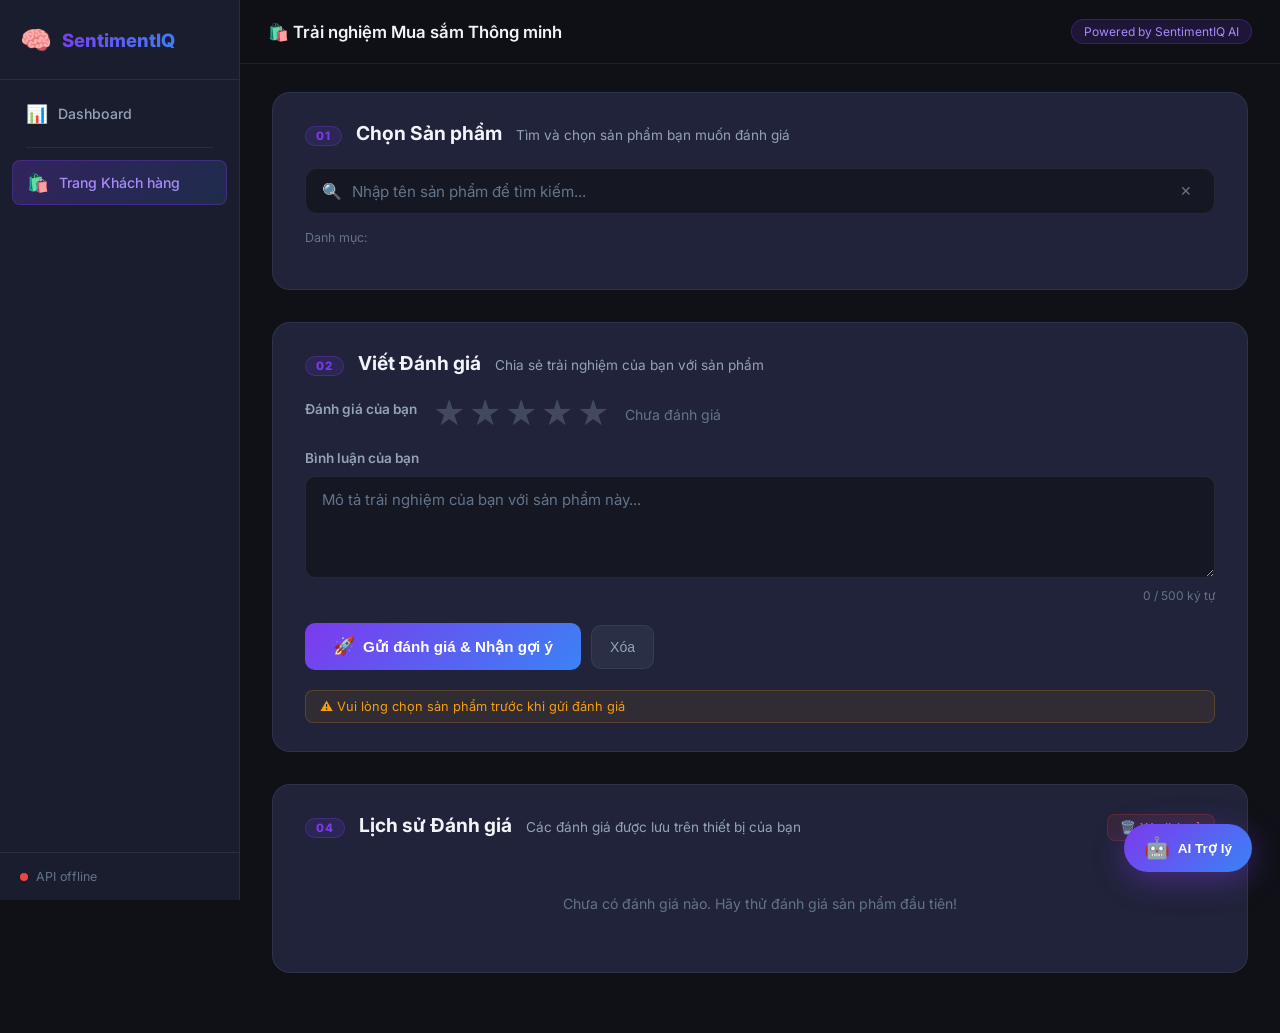
<file: web/client.html>
<!DOCTYPE html>
<html lang="vi">
<head>
  <meta charset="UTF-8"/>
  <meta name="viewport" content="width=device-width, initial-scale=1.0"/>
  <meta name="description" content="SentimentIQ — Trang mua sắm thông minh: đánh giá sản phẩm, nhận gợi ý phù hợp"/>
  <title>SentimentIQ — Trải nghiệm Khách hàng</title>
  <link rel="preconnect" href="https://fonts.googleapis.com"/>
  <link href="https://fonts.googleapis.com/css2?family=Inter:wght@300;400;500;600;700;800&display=swap" rel="stylesheet"/>
  <link rel="stylesheet" href="css/style.css"/>
  <link rel="stylesheet" href="css/client.css"/>
</head>
<body>

<!-- ─── SIDEBAR (giống Dashboard) ─── -->
<aside class="sidebar" id="sidebar">
  <div class="sidebar-logo">
    <span class="logo-icon">🧠</span>
    <span class="logo-text">SentimentIQ</span>
  </div>
  <nav class="sidebar-nav">
    <a class="nav-item" href="index.html" id="nav-dashboard">
      <span class="nav-icon">📊</span><span>Dashboard</span>
    </a>
    <div class="nav-divider"></div>
    <a class="nav-item active" href="client.html" id="nav-client">
      <span class="nav-icon">🛍️</span><span>Trang Khách hàng</span>
    </a>
  </nav>
  <div class="sidebar-footer">
    <span class="api-status" id="api-status">
      <span class="status-dot" id="status-dot"></span>
      <span id="status-text">Đang kết nối...</span>
    </span>
  </div>
</aside>

<!-- ─── MAIN ─── -->
<main class="main-content">
  <header class="topbar">
    <button class="menu-btn" id="menu-btn" aria-label="Toggle menu">☰</button>
    <div class="topbar-title">🛍️ Trải nghiệm Mua sắm Thông minh</div>
    <div class="topbar-badge">Powered by SentimentIQ AI</div>
  </header>

  <div class="client-wrapper">

    <!-- ══ SECTION 1: Chọn sản phẩm ══ -->
    <section class="client-section" id="section-product" style="position: relative; z-index: 10;">
      <div class="section-label">
        <span class="section-num">01</span>
        <h2>Chọn Sản phẩm</h2>
        <p>Tìm và chọn sản phẩm bạn muốn đánh giá</p>
      </div>

      <div class="product-search-wrap" style="position: relative; z-index: 100;">
        <div class="product-search-box">
          <span class="search-icon-sm">🔍</span>
          <input type="text" id="product-search-input" class="product-search-input"
            placeholder="Nhập tên sản phẩm để tìm kiếm..." autocomplete="off"/>
          <span class="search-clear hidden" id="search-clear" onclick="clearProductSearch()">✕</span>
        </div>
        <div class="product-dropdown hidden" id="product-dropdown"></div>
      </div>

      <!-- Danh mục nhanh -->
      <div class="category-chips" id="category-chips">
        <span class="chips-label">Danh mục:</span>
        <!-- Sinh động bởi JS -->
      </div>

      <!-- Sản phẩm đã chọn -->
      <div class="selected-product-card hidden" id="selected-product-card">
        <div class="selected-badge">✅ Đã chọn</div>
        <div class="selected-body">
          <div class="selected-emoji" id="sel-emoji">📦</div>
          <div class="selected-info">
            <div class="selected-name" id="sel-name">—</div>
            <div class="selected-meta">
              <span class="selected-cat" id="sel-cat">—</span>
              <span class="selected-price" id="sel-price">—</span>
            </div>
          </div>
          <button class="btn-change" onclick="clearProductSelection()">Đổi sản phẩm</button>
        </div>
      </div>
    </section>

    <!-- ══ SECTION 2: Đánh giá ══ -->
    <section class="client-section" id="section-review" style="position: relative; z-index: 9;">
      <div class="section-label">
        <span class="section-num">02</span>
        <h2>Viết Đánh giá</h2>
        <p>Chia sẻ trải nghiệm của bạn với sản phẩm</p>
      </div>

      <div class="review-form-card" id="review-form-card">
        <!-- Star Rating -->
        <div class="star-section">
          <label class="form-label">Đánh giá của bạn</label>
          <div class="star-rating" id="star-rating" role="group" aria-label="Rating">
            <span class="star" data-val="1" onclick="setRating(1)" onmouseover="hoverRating(1)" onmouseout="resetHover()">★</span>
            <span class="star" data-val="2" onclick="setRating(2)" onmouseover="hoverRating(2)" onmouseout="resetHover()">★</span>
            <span class="star" data-val="3" onclick="setRating(3)" onmouseover="hoverRating(3)" onmouseout="resetHover()">★</span>
            <span class="star" data-val="4" onclick="setRating(4)" onmouseover="hoverRating(4)" onmouseout="resetHover()">★</span>
            <span class="star" data-val="5" onclick="setRating(5)" onmouseover="hoverRating(5)" onmouseout="resetHover()">★</span>
          </div>
          <span class="rating-text" id="rating-text">Chưa đánh giá</span>
        </div>

        <!-- Comment -->
        <div class="comment-section">
          <label class="form-label" for="review-comment">Bình luận của bạn</label>
          <textarea id="review-comment" class="review-textarea" rows="4"
            placeholder="Mô tả trải nghiệm của bạn với sản phẩm này..."></textarea>
          <div class="char-count"><span id="char-count">0</span> / 500 ký tự</div>
        </div>

        <!-- Submit -->
        <div class="form-actions">
          <button class="btn-submit" id="btn-submit-review" onclick="submitReview()">
            <span class="btn-icon">🚀</span> Gửi đánh giá & Nhận gợi ý
          </button>
          <button class="btn-clear-form" onclick="clearReviewForm()">Xóa</button>
        </div>

        <div class="review-hint" id="review-hint">
          ⚠️ Vui lòng chọn sản phẩm trước khi gửi đánh giá
        </div>
      </div>
    </section>

    <!-- ══ SECTION 3: Kết quả phân tích ══ -->
    <section class="client-section hidden" id="section-results" style="position: relative; z-index: 8;">
      <div class="section-label">
        <span class="section-num">03</span>
        <h2>Kết quả Phân tích</h2>
        <p>AI đã phân tích đánh giá của bạn</p>
      </div>

      <div class="results-grid">
        <!-- Sentiment Card -->
        <div class="result-card-new" id="rc-sentiment">
          <div class="rc-icon" id="rc-sentiment-icon">💬</div>
          <div class="rc-title">Cảm xúc bình luận</div>
          <div class="rc-value" id="rc-sentiment-val">—</div>
          <div class="rc-bars" id="rc-sentiment-bars"></div>
        </div>

        <!-- Rating Card -->
        <div class="result-card-new" id="rc-rating">
          <div class="rc-icon">⭐</div>
          <div class="rc-title">Phân tích Rating</div>
          <div class="rc-stars" id="rc-stars">☆☆☆☆☆</div>
          <div class="rc-value" id="rc-rating-val">—</div>
        </div>

        <!-- Overall Card -->
        <div class="result-card-new" id="rc-overall">
          <div class="rc-icon" id="rc-overall-icon">🎯</div>
          <div class="rc-title">Kết luận tổng hợp</div>
          <div class="rc-value" id="rc-overall-val">—</div>
          <div class="rc-sub" id="rc-cluster-val">—</div>
        </div>
      </div>

      <!-- Recommendations -->
      <div class="rec-section" id="rec-section">
        <h3 class="rec-title" id="rec-title">🎯 Gợi ý sản phẩm cho bạn</h3>
        <div class="rec-grid" id="rec-grid"></div>
      </div>
    </section>

    <!-- ══ SECTION 4: Lịch sử đánh giá (localStorage) ══ -->
    <section class="client-section" id="section-history" style="position: relative; z-index: 7;">
      <div class="section-label">
        <span class="section-num">04</span>
        <h2>Lịch sử Đánh giá</h2>
        <p>Các đánh giá được lưu trên thiết bị của bạn</p>
        <button class="btn-clear-history" onclick="clearHistory()">🗑️ Xóa lịch sử</button>
      </div>
      <div class="history-list" id="history-list">
        <div class="history-empty">Chưa có đánh giá nào. Hãy thử đánh giá sản phẩm đầu tiên!</div>
      </div>
    </section>

  </div><!-- end client-wrapper -->
</main>

<!-- ═══ CHATBOT FLOATING ═══ -->
<button class="chatbot-fab" id="chatbot-fab" onclick="toggleChatbot()" aria-label="Mở chatbot">
  <span class="fab-icon" id="fab-icon">🤖</span>
  <span class="fab-label">AI Trợ lý</span>
  <span class="fab-badge hidden" id="fab-badge">1</span>
</button>

<div class="chatbot-panel hidden" id="chatbot-panel">
  <div class="chatbot-header">
    <div class="chatbot-header-info">
      <span class="chatbot-avatar">🤖</span>
      <div>
        <div class="chatbot-name">AI Trợ lý Mua sắm</div>
        <div class="chatbot-subtitle" id="chatbot-subtitle">Powered by SentimentIQ</div>
      </div>
    </div>
    <button class="chatbot-close" onclick="toggleChatbot()" aria-label="Đóng">✕</button>
  </div>

  <div class="chatbot-messages" id="chatbot-messages">
    <div class="chat-bubble bot">
      Xin chào! 👋 Tôi là <strong>SentimentIQ Bot</strong>.<br/>
      Tôi có thể giúp bạn:<br/>
      🔍 Tìm kiếm sản phẩm<br/>
      💬 Phân tích đánh giá<br/>
      🎯 Gợi ý sản phẩm phù hợp
    </div>
  </div>

  <div class="chatbot-suggestions" id="chat-suggestions">
    <button class="chat-chip" onclick="quickChat('tìm áo thun nam cotton')">áo thun nam</button>
    <button class="chat-chip" onclick="quickChat('điện thoại pin trâu')">điện thoại</button>
    <button class="chat-chip" onclick="quickChat('kem dưỡng da mặt')">kem dưỡng da</button>
  </div>

  <div class="chatbot-input-wrap">
    <input type="text" id="chatbot-input" class="chatbot-input"
      placeholder="Nhập tin nhắn..."
      onkeydown="if(event.key==='Enter') sendChatMessage()"/>
    <button class="chatbot-send" onclick="sendChatMessage()" aria-label="Gửi">➤</button>
  </div>
</div>

<!-- Loading overlay -->
<div class="loading-overlay hidden" id="loading-overlay">
  <div class="spinner"></div>
</div>

<script src="js/shared.js"></script>
<script src="js/client.js"></script>
</body>
</html>
</file>
<file: web/css/style.css>
/* ═══════════════════════════════════════════════
   SentimentIQ Dashboard — style.css
   Dark mode, Glassmorphism, Modern UI
═══════════════════════════════════════════════ */

/* ── Variables ── */
:root {
  --bg-base:       #0f1117;
  --bg-surface:    #1a1d2e;
  --bg-elevated:   #242740;
  --bg-card:       rgba(36, 39, 64, 0.85);

  --accent-purple: #7c3aed;
  --accent-blue:   #3b82f6;
  --accent-green:  #10b981;
  --accent-red:    #ef4444;
  --accent-amber:  #f59e0b;
  --accent-pink:   #ec4899;

  --text-primary:   #f1f5f9;
  --text-secondary: #94a3b8;
  --text-muted:     #64748b;

  --border:  rgba(148, 163, 184, 0.12);
  --shadow:  0 8px 32px rgba(0,0,0,0.4);
  --radius:  14px;
  --radius-sm: 8px;

  --sidebar-w: 240px;
  --topbar-h:  64px;
  --transition: 0.22s ease;
}

/* ── Reset ── */
*, *::before, *::after { box-sizing: border-box; margin: 0; padding: 0; }
html { scroll-behavior: smooth; }
body {
  font-family: 'Inter', sans-serif;
  background: var(--bg-base);
  color: var(--text-primary);
  display: flex;
  min-height: 100vh;
  overflow-x: hidden;
}

/* ══════════════════════════════════════
   SIDEBAR
══════════════════════════════════════ */
.sidebar {
  width: var(--sidebar-w);
  min-height: 100vh;
  background: var(--bg-surface);
  border-right: 1px solid var(--border);
  display: flex;
  flex-direction: column;
  position: fixed;
  left: 0; top: 0;
  z-index: 100;
  transition: transform var(--transition);
}

.sidebar-logo {
  padding: 24px 20px;
  display: flex;
  align-items: center;
  gap: 10px;
  border-bottom: 1px solid var(--border);
}
.logo-icon { font-size: 1.6rem; }
.logo-text {
  font-size: 1.15rem;
  font-weight: 800;
  background: linear-gradient(135deg, var(--accent-purple), var(--accent-blue));
  -webkit-background-clip: text;
  -webkit-text-fill-color: transparent;
  background-clip: text;
}

.sidebar-nav {
  flex: 1;
  padding: 12px 12px;
  display: flex;
  flex-direction: column;
  gap: 4px;
}

.nav-item {
  width: 100%;
  display: flex;
  align-items: center;
  gap: 10px;
  padding: 11px 14px;
  border: none;
  border-radius: var(--radius-sm);
  background: transparent;
  color: var(--text-secondary);
  font-size: 0.88rem;
  font-weight: 500;
  cursor: pointer;
  transition: all var(--transition);
  text-align: left;
}
.nav-item:hover {
  background: rgba(124,58,237,0.12);
  color: var(--text-primary);
}
.nav-item.active {
  background: linear-gradient(135deg, rgba(124,58,237,0.25), rgba(59,130,246,0.15));
  color: #a78bfa;
  border: 1px solid rgba(124,58,237,0.3);
}
.nav-icon { font-size: 1.1rem; min-width: 20px; }
.nav-divider {
  height: 1px;
  background: var(--border);
  margin: 8px 14px;
}
.nav-item[href] { text-decoration: none; }

.sidebar-footer {
  padding: 16px 20px;
  border-top: 1px solid var(--border);
}
.api-status {
  display: flex;
  align-items: center;
  gap: 8px;
  font-size: 0.78rem;
  color: var(--text-muted);
}
.status-dot {
  width: 8px; height: 8px;
  border-radius: 50%;
  background: var(--text-muted);
  transition: background 0.4s;
}
.status-dot.online { background: var(--accent-green); box-shadow: 0 0 6px var(--accent-green); }
.status-dot.offline { background: var(--accent-red); }

/* ══════════════════════════════════════
   MAIN CONTENT
══════════════════════════════════════ */
.main-content {
  margin-left: var(--sidebar-w);
  flex: 1;
  display: flex;
  flex-direction: column;
  min-height: 100vh;
}

/* TOPBAR */
.topbar {
  height: var(--topbar-h);
  background: rgba(15, 17, 23, 0.8);
  backdrop-filter: blur(12px);
  border-bottom: 1px solid var(--border);
  display: flex;
  align-items: center;
  padding: 0 28px;
  gap: 16px;
  position: sticky; top: 0; z-index: 50;
}
.menu-btn {
  display: none;
  background: none; border: none;
  color: var(--text-secondary);
  font-size: 1.4rem; cursor: pointer;
}
.topbar-title { font-size: 1.05rem; font-weight: 600; flex: 1; }
.topbar-badge {
  font-size: 0.75rem;
  background: rgba(124,58,237,0.15);
  border: 1px solid rgba(124,58,237,0.3);
  color: #a78bfa;
  padding: 4px 12px;
  border-radius: 20px;
}

/* TAB PANES */
.tab-pane {
  display: none;
  padding: 32px 32px 48px;
  animation: fadeIn 0.25s ease;
}
.tab-pane.active { display: block; }

@keyframes fadeIn {
  from { opacity: 0; transform: translateY(8px); }
  to   { opacity: 1; transform: translateY(0); }
}

.section-header { margin-bottom: 28px; }
.section-header h1 { font-size: 1.55rem; font-weight: 700; margin-bottom: 6px; }
.section-sub { color: var(--text-secondary); font-size: 0.9rem; }

/* ══════════════════════════════════════
   STATS GRID
══════════════════════════════════════ */
.stats-grid {
  display: grid;
  grid-template-columns: repeat(auto-fit, minmax(180px, 1fr));
  gap: 16px;
  margin-bottom: 28px;
}

.stat-card {
  background: var(--bg-card);
  backdrop-filter: blur(8px);
  border: 1px solid var(--border);
  border-radius: var(--radius);
  padding: 20px 22px;
  display: flex;
  align-items: center;
  gap: 16px;
  transition: transform var(--transition), box-shadow var(--transition);
}
.stat-card:hover {
  transform: translateY(-3px);
  box-shadow: var(--shadow);
}
.stat-card.positive { border-color: rgba(16,185,129,0.3); background: rgba(16,185,129,0.08); }
.stat-card.negative { border-color: rgba(239,68,68,0.3);  background: rgba(239,68,68,0.08); }
.stat-card.info     { border-color: rgba(59,130,246,0.3); background: rgba(59,130,246,0.08); }

.stat-icon { font-size: 2rem; }
.stat-value { font-size: 1.6rem; font-weight: 800; line-height: 1; }
.stat-label { font-size: 0.78rem; color: var(--text-secondary); margin-top: 4px; }

/* ══════════════════════════════════════
   CHARTS
══════════════════════════════════════ */
.charts-row {
  display: grid;
  grid-template-columns: 1fr 1fr;
  gap: 20px;
  margin-bottom: 24px;
}

.chart-card {
  background: var(--bg-card);
  backdrop-filter: blur(8px);
  border: 1px solid var(--border);
  border-radius: var(--radius);
  padding: 22px 24px;
  min-height: 340px;
  display: flex;
  flex-direction: column;
}
.chart-card h3 {
  font-size: 0.95rem;
  font-weight: 600;
  margin-bottom: 16px;
  color: var(--text-secondary);
  flex-shrink: 0;
}
.chart-wrap {
  position: relative;
  flex: 1;
  min-height: 260px;
}

/* ══════════════════════════════════════
   MODEL STATUS
══════════════════════════════════════ */
.model-status-grid {
  background: var(--bg-card);
  border: 1px solid var(--border);
  border-radius: var(--radius);
  padding: 20px 24px;
}
.model-status-grid h3 { font-size: 0.95rem; color: var(--text-secondary); margin-bottom: 14px; }
.model-badges { display: flex; gap: 10px; flex-wrap: wrap; }
.model-badge {
  padding: 6px 16px;
  border-radius: 20px;
  font-size: 0.82rem;
  font-weight: 600;
  border: 1px solid transparent;
}
.model-badge.loading { background: rgba(100,116,139,0.2); color: var(--text-muted); border-color: var(--border); }
.model-badge.ready   { background: rgba(16,185,129,0.15); color: #34d399; border-color: rgba(16,185,129,0.3); }
.model-badge.error   { background: rgba(239,68,68,0.15);  color: #f87171; border-color: rgba(239,68,68,0.3); }

/* ══════════════════════════════════════
   INPUT CARD
══════════════════════════════════════ */
.input-card {
  background: var(--bg-card);
  backdrop-filter: blur(8px);
  border: 1px solid var(--border);
  border-radius: var(--radius);
  padding: 24px;
  margin-bottom: 20px;
}
.input-label {
  display: block;
  font-size: 0.88rem;
  font-weight: 600;
  color: var(--text-secondary);
  margin-bottom: 10px;
}
.text-input {
  width: 100%;
  background: rgba(15,17,23,0.6);
  border: 1px solid var(--border);
  border-radius: var(--radius-sm);
  color: var(--text-primary);
  font-family: inherit;
  font-size: 0.95rem;
  padding: 14px 16px;
  resize: vertical;
  transition: border-color var(--transition);
  outline: none;
}
.text-input:focus { border-color: var(--accent-purple); }
.text-input::placeholder { color: var(--text-muted); }

.input-actions {
  display: flex;
  gap: 10px;
  margin-top: 14px;
}

/* ══════════════════════════════════════
   BUTTONS
══════════════════════════════════════ */
.btn-primary {
  background: linear-gradient(135deg, var(--accent-purple), var(--accent-blue));
  color: #fff;
  border: none;
  border-radius: var(--radius-sm);
  padding: 10px 24px;
  font-size: 0.88rem;
  font-weight: 600;
  cursor: pointer;
  transition: opacity var(--transition), transform var(--transition);
}
.btn-primary:hover { opacity: 0.88; transform: translateY(-1px); }
.btn-primary:active { transform: translateY(0); }
.btn-primary:disabled { opacity: 0.5; cursor: not-allowed; }

.btn-secondary {
  background: rgba(100,116,139,0.15);
  color: var(--text-secondary);
  border: 1px solid var(--border);
  border-radius: var(--radius-sm);
  padding: 10px 20px;
  font-size: 0.88rem;
  font-weight: 500;
  cursor: pointer;
  transition: background var(--transition);
}
.btn-secondary:hover { background: rgba(100,116,139,0.25); }

/* ══════════════════════════════════════
   RESULT CARD
══════════════════════════════════════ */
.result-card {
  background: var(--bg-card);
  border: 1px solid var(--border);
  border-radius: var(--radius);
  padding: 24px;
  margin-bottom: 20px;
  animation: slideUp 0.3s ease;
}
.result-card.hidden { display: none; }

@keyframes slideUp {
  from { opacity: 0; transform: translateY(12px); }
  to   { opacity: 1; transform: translateY(0); }
}

.result-header {
  display: flex;
  align-items: center;
  gap: 14px;
  margin-bottom: 20px;
}
.result-badge {
  font-size: 1rem;
  font-weight: 700;
  padding: 8px 20px;
  border-radius: 20px;
  border: 2px solid transparent;
}
.result-badge.positive { background: rgba(16,185,129,0.15); color: #34d399; border-color: rgba(16,185,129,0.4); }
.result-badge.negative { background: rgba(239,68,68,0.15);  color: #f87171; border-color: rgba(239,68,68,0.4); }
.result-confidence { font-size: 0.85rem; color: var(--text-muted); }

.result-bars { display: flex; flex-direction: column; gap: 12px; margin-bottom: 18px; }
.bar-row { display: flex; align-items: center; gap: 12px; }
.bar-label { font-size: 0.82rem; width: 70px; color: var(--text-secondary); }
.bar-track {
  flex: 1;
  background: rgba(100,116,139,0.15);
  border-radius: 6px;
  height: 10px;
  overflow: hidden;
}
.bar-fill {
  height: 100%;
  border-radius: 6px;
  transition: width 0.6s cubic-bezier(0.34, 1.56, 0.64, 1);
}
.positive-bar { background: linear-gradient(90deg, #10b981, #34d399); }
.negative-bar { background: linear-gradient(90deg, #ef4444, #f87171); }
.bar-pct { font-size: 0.82rem; font-weight: 600; width: 42px; text-align: right; }

.processed-text {
  font-size: 0.82rem;
  color: var(--text-muted);
  background: rgba(15,17,23,0.5);
  padding: 10px 14px;
  border-radius: var(--radius-sm);
  border-left: 3px solid var(--accent-purple);
}

/* ══════════════════════════════════════
   CHIPS / EXAMPLES
══════════════════════════════════════ */
.examples-section, .recommend-suggestions { margin-top: 8px; }
.examples-section h3 { font-size: 0.9rem; color: var(--text-secondary); margin-bottom: 10px; }
.recommend-suggestions {
  display: flex; align-items: center; gap: 8px;
  flex-wrap: wrap; margin-bottom: 20px;
  font-size: 0.82rem; color: var(--text-muted);
}
.example-chips { display: flex; gap: 8px; flex-wrap: wrap; }
.chip {
  background: rgba(124,58,237,0.1);
  border: 1px solid rgba(124,58,237,0.3);
  color: #a78bfa;
  border-radius: 20px;
  padding: 6px 14px;
  font-size: 0.8rem;
  cursor: pointer;
  transition: all var(--transition);
}
.chip:hover { background: rgba(124,58,237,0.25); transform: translateY(-1px); }

/* ══════════════════════════════════════
   CLUSTER
══════════════════════════════════════ */
.cluster-topic {
  font-size: 1.3rem;
  font-weight: 700;
  text-align: center;
  margin-bottom: 20px;
  background: linear-gradient(135deg, var(--accent-purple), var(--accent-blue));
  -webkit-background-clip: text;
  -webkit-text-fill-color: transparent;
  background-clip: text;
}
.cluster-probs { display: flex; flex-direction: column; gap: 8px; }

.topic-legend {
  background: var(--bg-card);
  border: 1px solid var(--border);
  border-radius: var(--radius);
  padding: 20px 24px;
  margin-top: 20px;
}
.topic-legend h3 { font-size: 0.9rem; color: var(--text-secondary); margin-bottom: 14px; }
.topic-grid { display: flex; gap: 12px; flex-wrap: wrap; }
.topic-item {
  display: flex; align-items: center; gap: 8px;
  font-size: 0.85rem;
  background: rgba(255,255,255,0.04);
  padding: 8px 14px;
  border-radius: 8px;
  border: 1px solid var(--border);
}
.topic-dot {
  width: 10px; height: 10px; border-radius: 50%;
  background: var(--c, #7c3aed);
}

/* ══════════════════════════════════════
   FILTER BAR
══════════════════════════════════════ */
.filter-bar {
  display: flex;
  align-items: flex-end;
  gap: 14px;
  flex-wrap: wrap;
  background: var(--bg-card);
  border: 1px solid var(--border);
  border-radius: var(--radius);
  padding: 18px 22px;
  margin-bottom: 20px;
}
.filter-item { display: flex; flex-direction: column; gap: 6px; }
.filter-item label { font-size: 0.78rem; color: var(--text-secondary); font-weight: 600; }
.filter-input {
  background: rgba(15,17,23,0.6);
  border: 1px solid var(--border);
  border-radius: var(--radius-sm);
  color: var(--text-primary);
  font-family: inherit;
  font-size: 0.88rem;
  padding: 8px 12px;
  width: 120px;
  outline: none;
  transition: border-color var(--transition);
}
.filter-input:focus { border-color: var(--accent-purple); }

/* ══════════════════════════════════════
   DATA TABLE
══════════════════════════════════════ */
.table-container {
  background: var(--bg-card);
  border: 1px solid var(--border);
  border-radius: var(--radius);
  overflow: hidden;
}
.data-table {
  width: 100%;
  border-collapse: collapse;
  font-size: 0.85rem;
}
.data-table thead tr {
  background: rgba(124,58,237,0.12);
  border-bottom: 1px solid var(--border);
}
.data-table th {
  padding: 13px 16px;
  text-align: left;
  font-weight: 600;
  font-size: 0.78rem;
  color: var(--text-secondary);
  text-transform: uppercase;
  letter-spacing: 0.04em;
}
.data-table tbody tr {
  border-bottom: 1px solid rgba(148,163,184,0.06);
  transition: background var(--transition);
}
.data-table tbody tr:hover { background: rgba(124,58,237,0.06); }
.data-table td {
  padding: 12px 16px;
  color: var(--text-primary);
  vertical-align: middle;
}
.data-table td:first-child { color: var(--text-muted); font-weight: 600; }
.empty-row { text-align: center; color: var(--text-muted); padding: 32px; }

/* Lift badge */
.lift-badge {
  display: inline-block;
  padding: 2px 8px;
  border-radius: 4px;
  font-weight: 700;
  font-size: 0.82rem;
}
.lift-high { background: rgba(16,185,129,0.2); color: #34d399; }
.lift-mid  { background: rgba(245,158,11,0.2); color: #fbbf24; }
.lift-low  { background: rgba(100,116,139,0.2); color: var(--text-muted); }

/* ══════════════════════════════════════
   SEARCH BAR
══════════════════════════════════════ */
.search-bar-wrapper {
  display: flex;
  align-items: center;
  gap: 16px;
  margin-bottom: 14px;
  flex-wrap: wrap;
}
.search-bar {
  flex: 1;
  display: flex;
  align-items: center;
  gap: 10px;
  background: var(--bg-card);
  border: 1px solid var(--border);
  border-radius: var(--radius);
  padding: 10px 16px;
  min-width: 300px;
  transition: border-color var(--transition);
}
.search-bar:focus-within { border-color: var(--accent-purple); }
.search-icon { font-size: 1rem; color: var(--text-muted); }
.search-input {
  flex: 1;
  background: transparent;
  border: none;
  outline: none;
  color: var(--text-primary);
  font-family: inherit;
  font-size: 0.95rem;
}
.search-input::placeholder { color: var(--text-muted); }
.search-btn { border-radius: var(--radius-sm) !important; }
.topk-control {
  display: flex;
  align-items: center;
  gap: 8px;
  font-size: 0.82rem;
  color: var(--text-secondary);
}
.topk-control .filter-input { width: 70px; }

/* ══════════════════════════════════════
   PRODUCTS GRID
══════════════════════════════════════ */
.products-grid {
  display: grid;
  grid-template-columns: repeat(auto-fill, minmax(240px, 1fr));
  gap: 16px;
  margin-top: 8px;
}
.product-card {
  background: var(--bg-card);
  backdrop-filter: blur(8px);
  border: 1px solid var(--border);
  border-radius: var(--radius);
  padding: 18px;
  transition: transform var(--transition), box-shadow var(--transition), border-color var(--transition);
  cursor: pointer;
  position: relative;
  overflow: hidden;
}
.product-card::before {
  content: '';
  position: absolute;
  inset: 0;
  background: linear-gradient(135deg, rgba(124,58,237,0.06), transparent);
  opacity: 0;
  transition: opacity var(--transition);
}
.product-card:hover {
  transform: translateY(-4px);
  box-shadow: 0 12px 36px rgba(0,0,0,0.35);
  border-color: rgba(124,58,237,0.35);
}
.product-card:hover::before { opacity: 1; }

.product-rank {
  position: absolute;
  top: 12px; right: 12px;
  background: rgba(124,58,237,0.2);
  color: #a78bfa;
  font-size: 0.72rem;
  font-weight: 700;
  padding: 3px 8px;
  border-radius: 10px;
}
.product-emoji { font-size: 2rem; margin-bottom: 10px; }
.product-name {
  font-size: 0.9rem;
  font-weight: 600;
  line-height: 1.4;
  margin-bottom: 6px;
  color: var(--text-primary);
  display: -webkit-box;
  -webkit-line-clamp: 2;
  -webkit-box-orient: vertical;
  overflow: hidden;
}
.product-category {
  font-size: 0.75rem;
  color: var(--accent-blue);
  background: rgba(59,130,246,0.1);
  padding: 2px 8px;
  border-radius: 6px;
  display: inline-block;
  margin-bottom: 10px;
}
.product-meta {
  display: flex;
  justify-content: space-between;
  align-items: center;
  margin-top: 10px;
  padding-top: 10px;
  border-top: 1px solid var(--border);
}
.product-price {
  font-size: 1rem;
  font-weight: 700;
  color: var(--accent-amber);
}
.product-score {
  font-size: 0.75rem;
  color: var(--text-muted);
  background: rgba(16,185,129,0.1);
  padding: 3px 8px;
  border-radius: 6px;
}

.empty-state {
  grid-column: 1/-1;
  text-align: center;
  padding: 60px 20px;
  color: var(--text-muted);
}
.empty-icon { font-size: 3rem; margin-bottom: 12px; }

/* ══════════════════════════════════════
   LOADING OVERLAY
══════════════════════════════════════ */
.loading-overlay {
  position: fixed; inset: 0; z-index: 999;
  background: rgba(15,17,23,0.6);
  backdrop-filter: blur(4px);
  display: flex;
  align-items: center;
  justify-content: center;
}
.loading-overlay.hidden { display: none; }

.spinner {
  width: 44px; height: 44px;
  border: 3px solid rgba(124,58,237,0.2);
  border-top-color: var(--accent-purple);
  border-radius: 50%;
  animation: spin 0.8s linear infinite;
}
@keyframes spin { to { transform: rotate(360deg); } }

/* ══════════════════════════════════════
   RESPONSIVE
══════════════════════════════════════ */
@media (max-width: 900px) {
  .sidebar {
    transform: translateX(-100%);
  }
  .sidebar.open {
    transform: translateX(0);
    box-shadow: 4px 0 40px rgba(0,0,0,0.5);
  }
  .main-content { margin-left: 0; }
  .menu-btn { display: block; }
  .charts-row { grid-template-columns: 1fr; }
  .tab-pane { padding: 20px 16px 40px; }
}

@media (max-width: 600px) {
  .stats-grid { grid-template-columns: 1fr 1fr; }
  .products-grid { grid-template-columns: 1fr; }
  .filter-bar { flex-direction: column; align-items: flex-start; }
}

/* ══════════════════════════════════════
   INFO PANEL
══════════════════════════════════════ */
.info-panel {
  display: flex;
  align-items: flex-start;
  gap: 12px;
  background: rgba(59, 130, 246, 0.1);
  border: 1px solid rgba(59, 130, 246, 0.3);
  border-radius: var(--radius-sm);
  padding: 14px 18px;
  margin-bottom: 20px;
}
.info-icon { font-size: 1.2rem; }
.info-content { font-size: 0.88rem; color: var(--text-secondary); line-height: 1.5; }
.info-content strong { color: var(--accent-blue); }

/* --------------------------------------
   CHATBOT 3D LAYOUT
-------------------------------------- */
body.chatbot-body {
  margin: 0;
  overflow: hidden;
  display: flex;
  height: 100vh;
  background: var(--bg-base);
}
#canvas-container {
  flex: 1;
  height: 100%;
  background: linear-gradient(135deg, #1a1d2e, #0f1117);
  position: relative;
}
#chat-container {
  width: 400px;
  height: 100%;
  background: var(--bg-surface);
  border-left: 1px solid var(--border);
  display: flex;
  flex-direction: column;
}
.chat-header {
  padding: 20px;
  border-bottom: 1px solid var(--border);
  background: rgba(15,17,23,0.8);
  backdrop-filter: blur(10px);
  display: flex;
  align-items: center;
  gap: 12px;
}
.back-btn {
  color: var(--text-primary);
  text-decoration: none;
  font-size: 1.2rem;
  background: rgba(255,255,255,0.1);
  width: 32px; height: 32px;
  display: flex; align-items: center; justify-content: center;
  border-radius: 50%; transition: background 0.2s;
}
.back-btn:hover { background: rgba(255,255,255,0.2); }
.chat-header h2 { font-size: 1.2rem; margin-bottom: 4px; }
.chat-header p { font-size: 0.85rem; color: var(--text-secondary); margin: 0; }

.chat-messages {
  flex: 1;
  overflow-y: auto;
  padding: 20px;
  display: flex;
  flex-direction: column;
  gap: 12px;
}
.chat-bubble {
  max-width: 85%;
  padding: 12px 16px;
  border-radius: 16px;
  font-size: 0.9rem;
  line-height: 1.5;
  animation: fadeIn 0.3s ease;
}
.chat-bubble.user {
  align-self: flex-end;
  background: linear-gradient(135deg, var(--accent-purple), var(--accent-blue));
  color: #fff;
  border-bottom-right-radius: 4px;
}
.chat-bubble.bot {
  align-self: flex-start;
  background: var(--bg-elevated);
  border: 1px solid var(--border);
  color: var(--text-primary);
  border-bottom-left-radius: 4px;
}
.chat-bubble strong { color: #a78bfa; }

.chat-input-area {
  padding: 20px;
  border-top: 1px solid var(--border);
  background: var(--bg-surface);
  display: flex;
  gap: 10px;
}
.chat-input {
  flex: 1;
  background: var(--bg-elevated);
  border: 1px solid var(--border);
  padding: 12px 16px;
  border-radius: 20px;
  color: #fff;
  outline: none;
  transition: border-color 0.2s;
}
.chat-input:focus { border-color: var(--accent-purple); }
.chat-btn {
  background: linear-gradient(135deg, var(--accent-purple), var(--accent-blue));
  border: none;
  width: 44px;
  height: 44px;
  border-radius: 50%;
  color: #fff;
  cursor: pointer;
  display: flex;
  align-items: center;
  justify-content: center;
}
.chat-btn:hover { opacity: 0.9; }

/* Product Cards inside chat */
.product-list { margin-top: 10px; display: flex; flex-direction: column; gap: 8px; }
.product-item {
  background: rgba(15,17,23,0.5);
  border: 1px solid var(--border);
  border-radius: 8px;
  padding: 8px 12px;
  display: flex; align-items: center; gap: 10px;
  cursor: pointer; transition: background 0.2s;
}
.product-item:hover { background: rgba(124,58,237,0.15); border-color: rgba(124,58,237,0.3); }
.product-item-name { flex: 1; font-size: 0.85rem; font-weight: 500; }
.product-item-price { font-size: 0.8rem; color: var(--accent-amber); font-weight: 600; }
</file>
<file: web/css/client.css>
/* ═══════════════════════════════════════════════
   SentimentIQ Client Page — client.css
   Extends style.css variables
═══════════════════════════════════════════════ */

/* ── Client Layout ── */
.client-wrapper {
  padding: 28px 32px 60px;
  display: flex;
  flex-direction: column;
  gap: 32px;
  max-width: 1100px;
}

/* ── Section ── */
.client-section {
  background: var(--bg-card);
  backdrop-filter: blur(10px);
  border: 1px solid var(--border);
  border-radius: 18px;
  padding: 28px 32px;
  animation: fadeIn 0.3s ease;
}
.client-section.hidden { display: none; }

/* Đảm bảo dropdown của phần trên luôn đè lên phần dưới */
#section-product { position: relative; z-index: 10; }
#section-review { position: relative; z-index: 9; }
#section-results { position: relative; z-index: 8; }
#section-history { position: relative; z-index: 7; }

.section-label {
  display: flex;
  align-items: baseline;
  gap: 14px;
  margin-bottom: 22px;
  flex-wrap: wrap;
}
.section-num {
  font-size: 0.72rem;
  font-weight: 800;
  color: var(--accent-purple);
  background: rgba(124,58,237,0.15);
  border: 1px solid rgba(124,58,237,0.3);
  padding: 2px 10px;
  border-radius: 20px;
  letter-spacing: 0.08em;
}
.section-label h2 {
  font-size: 1.2rem;
  font-weight: 700;
  margin: 0;
}
.section-label p {
  font-size: 0.85rem;
  color: var(--text-secondary);
  margin: 0;
  flex: 1;
}

/* ── Product Search ── */
.product-search-wrap { position: relative; margin-bottom: 16px; }
.product-search-box {
  display: flex;
  align-items: center;
  gap: 10px;
  background: rgba(15,17,23,0.6);
  border: 1px solid var(--border);
  border-radius: 12px;
  padding: 12px 16px;
  transition: border-color var(--transition);
}
.product-search-box:focus-within { border-color: var(--accent-purple); }
.search-icon-sm { font-size: 1rem; color: var(--text-muted); }
.product-search-input {
  flex: 1;
  background: transparent;
  border: none;
  outline: none;
  color: var(--text-primary);
  font-family: inherit;
  font-size: 0.95rem;
}
.product-search-input::placeholder { color: var(--text-muted); }
.search-clear {
  cursor: pointer;
  color: var(--text-muted);
  font-size: 0.85rem;
  padding: 2px 6px;
  border-radius: 4px;
  transition: color var(--transition);
}
.search-clear:hover { color: var(--accent-red); }

/* Dropdown */
.product-dropdown {
  position: absolute;
  top: calc(100% + 6px);
  left: 0; right: 0;
  background: var(--bg-elevated);
  border: 1px solid var(--border);
  border-radius: 12px;
  max-height: 280px;
  overflow-y: auto;
  z-index: 200;
  box-shadow: 0 12px 40px rgba(0,0,0,0.4);
}
.product-dropdown.hidden { display: none; }
.dropdown-item {
  display: flex;
  align-items: center;
  gap: 12px;
  padding: 11px 16px;
  cursor: pointer;
  transition: background var(--transition);
  border-bottom: 1px solid rgba(148,163,184,0.06);
}
.dropdown-item:last-child { border-bottom: none; }
.dropdown-item:hover { background: rgba(124,58,237,0.1); }
.dropdown-item-emoji { font-size: 1.4rem; min-width: 28px; text-align: center; }
.dropdown-item-name {
  font-size: 0.88rem;
  font-weight: 500;
  flex: 1;
  color: var(--text-primary);
  white-space: nowrap;
  overflow: hidden;
  text-overflow: ellipsis;
}
.dropdown-item-cat {
  font-size: 0.72rem;
  color: var(--accent-blue);
  background: rgba(59,130,246,0.1);
  padding: 2px 7px;
  border-radius: 6px;
  white-space: nowrap;
}
.dropdown-item-price { font-size: 0.8rem; color: var(--accent-amber); white-space: nowrap; }
.dropdown-loading { padding: 20px; text-align: center; color: var(--text-muted); font-size: 0.85rem; }
.dropdown-empty   { padding: 20px; text-align: center; color: var(--text-muted); font-size: 0.85rem; }

/* Category chips */
.category-chips {
  display: flex;
  align-items: center;
  gap: 8px;
  flex-wrap: wrap;
  margin-bottom: 16px;
}
.chips-label { font-size: 0.78rem; color: var(--text-muted); }
.cat-chip {
  background: rgba(100,116,139,0.12);
  border: 1px solid var(--border);
  color: var(--text-secondary);
  padding: 4px 12px;
  border-radius: 20px;
  font-size: 0.77rem;
  cursor: pointer;
  transition: all var(--transition);
}
.cat-chip:hover, .cat-chip.active {
  background: rgba(124,58,237,0.15);
  border-color: rgba(124,58,237,0.4);
  color: #a78bfa;
}

/* Selected product card */
.selected-product-card {
  background: linear-gradient(135deg, rgba(124,58,237,0.08), rgba(59,130,246,0.05));
  border: 1px solid rgba(124,58,237,0.25);
  border-radius: 14px;
  padding: 18px 20px;
  position: relative;
}
.selected-product-card.hidden { display: none; }
.selected-badge {
  position: absolute;
  top: 12px; right: 12px;
  font-size: 0.72rem;
  font-weight: 700;
  color: #34d399;
  background: rgba(16,185,129,0.12);
  border: 1px solid rgba(16,185,129,0.3);
  padding: 3px 10px;
  border-radius: 10px;
}
.selected-body { display: flex; align-items: center; gap: 14px; }
.selected-emoji { font-size: 2.2rem; }
.selected-info { flex: 1; }
.selected-name { font-size: 1rem; font-weight: 600; margin-bottom: 4px; }
.selected-meta { display: flex; gap: 10px; align-items: center; flex-wrap: wrap; }
.selected-cat {
  font-size: 0.75rem;
  color: var(--accent-blue);
  background: rgba(59,130,246,0.1);
  padding: 2px 8px;
  border-radius: 6px;
}
.selected-price { font-size: 0.85rem; color: var(--accent-amber); font-weight: 600; }
.btn-change {
  background: rgba(100,116,139,0.15);
  border: 1px solid var(--border);
  color: var(--text-secondary);
  padding: 7px 14px;
  border-radius: 8px;
  font-size: 0.8rem;
  cursor: pointer;
  transition: background var(--transition);
  white-space: nowrap;
}
.btn-change:hover { background: rgba(100,116,139,0.25); }

/* ── Review Form ── */
.review-form-card { display: flex; flex-direction: column; gap: 20px; }
.form-label {
  display: block;
  font-size: 0.85rem;
  font-weight: 600;
  color: var(--text-secondary);
  margin-bottom: 10px;
}

/* Star Rating */
.star-section { display: flex; align-items: center; gap: 16px; flex-wrap: wrap; }
.star-rating { display: flex; gap: 4px; }
.star {
  font-size: 2rem;
  cursor: pointer;
  color: rgba(148,163,184,0.3);
  transition: color 0.15s, transform 0.15s;
  user-select: none;
  line-height: 1;
}
.star.active, .star.hover { color: #f59e0b; transform: scale(1.1); }
.rating-text {
  font-size: 0.88rem;
  color: var(--text-muted);
  min-width: 120px;
}

/* Comment */
.comment-section { position: relative; }
.review-textarea {
  width: 100%;
  background: rgba(15,17,23,0.6);
  border: 1px solid var(--border);
  border-radius: 10px;
  color: var(--text-primary);
  font-family: inherit;
  font-size: 0.93rem;
  padding: 14px 16px;
  resize: vertical;
  transition: border-color var(--transition);
  outline: none;
}
.review-textarea:focus { border-color: var(--accent-purple); }
.review-textarea::placeholder { color: var(--text-muted); }
.char-count {
  text-align: right;
  font-size: 0.75rem;
  color: var(--text-muted);
  margin-top: 6px;
}

/* Submit */
.form-actions { display: flex; gap: 10px; align-items: center; }
.btn-submit {
  background: linear-gradient(135deg, var(--accent-purple), var(--accent-blue));
  color: #fff;
  border: none;
  border-radius: 10px;
  padding: 13px 28px;
  font-size: 0.95rem;
  font-weight: 700;
  cursor: pointer;
  display: flex;
  align-items: center;
  gap: 8px;
  transition: opacity var(--transition), transform var(--transition);
}
.btn-submit:hover   { opacity: 0.88; transform: translateY(-1px); }
.btn-submit:disabled { opacity: 0.5; cursor: not-allowed; }
.btn-icon { font-size: 1.1rem; }
.btn-clear-form {
  background: rgba(100,116,139,0.15);
  border: 1px solid var(--border);
  color: var(--text-secondary);
  padding: 13px 18px;
  border-radius: 10px;
  font-size: 0.88rem;
  cursor: pointer;
  transition: background var(--transition);
}
.btn-clear-form:hover { background: rgba(100,116,139,0.25); }
.review-hint {
  font-size: 0.8rem;
  color: var(--accent-amber);
  background: rgba(245,158,11,0.08);
  border: 1px solid rgba(245,158,11,0.2);
  padding: 8px 14px;
  border-radius: 8px;
}
.review-hint.hidden { display: none; }

/* ── Results Grid ── */
.results-grid {
  display: grid;
  grid-template-columns: repeat(3, 1fr);
  gap: 16px;
  margin-bottom: 28px;
}
.result-card-new {
  background: rgba(15,17,23,0.5);
  border: 1px solid var(--border);
  border-radius: 14px;
  padding: 20px;
  text-align: center;
  transition: border-color var(--transition);
}
.result-card-new.positive { border-color: rgba(16,185,129,0.3); background: rgba(16,185,129,0.05); }
.result-card-new.negative { border-color: rgba(239,68,68,0.3);  background: rgba(239,68,68,0.05); }
.result-card-new.neutral  { border-color: rgba(245,158,11,0.3); background: rgba(245,158,11,0.05); }
.rc-icon   { font-size: 1.8rem; margin-bottom: 8px; }
.rc-title  { font-size: 0.75rem; text-transform: uppercase; letter-spacing: 0.06em; color: var(--text-muted); margin-bottom: 8px; }
.rc-value  { font-size: 1rem; font-weight: 700; }
.rc-sub    { font-size: 0.78rem; color: var(--text-secondary); margin-top: 4px; }
.rc-bars   { margin-top: 12px; display: flex; flex-direction: column; gap: 6px; }
.rc-bar-row { display: flex; align-items: center; gap: 8px; }
.rc-bar-label { font-size: 0.72rem; width: 60px; text-align: left; color: var(--text-secondary); }
.rc-bar-track { flex: 1; height: 6px; background: rgba(100,116,139,0.15); border-radius: 4px; overflow: hidden; }
.rc-bar-fill  { height: 100%; border-radius: 4px; transition: width 0.7s cubic-bezier(0.34,1.56,0.64,1); }
.rc-bar-pct   { font-size: 0.7rem; font-weight: 600; width: 32px; text-align: right; }
.rc-stars { font-size: 1.5rem; margin: 6px 0; color: #f59e0b; letter-spacing: 2px; }

/* ── Recommendations ── */
.rec-section { margin-top: 4px; }
.rec-title {
  font-size: 1rem;
  font-weight: 700;
  margin-bottom: 14px;
  display: flex;
  align-items: center;
  gap: 8px;
}
.rec-grid {
  display: grid;
  grid-template-columns: repeat(auto-fill, minmax(200px, 1fr));
  gap: 14px;
}
.rec-card {
  background: rgba(15,17,23,0.5);
  border: 1px solid var(--border);
  border-radius: 12px;
  padding: 16px;
  position: relative;
  transition: transform var(--transition), border-color var(--transition);
  cursor: pointer;
}
.rec-card:hover { transform: translateY(-3px); border-color: rgba(124,58,237,0.3); }
.rec-type-badge {
  position: absolute;
  top: 10px; right: 10px;
  font-size: 0.65rem;
  font-weight: 700;
  padding: 2px 8px;
  border-radius: 8px;
}
.badge-similar     { background: rgba(59,130,246,0.2);  color: #60a5fa; }
.badge-alternative { background: rgba(16,185,129,0.2);  color: #34d399; }
.rec-emoji { font-size: 1.6rem; margin-bottom: 8px; }
.rec-name  { font-size: 0.83rem; font-weight: 600; line-height: 1.35; margin-bottom: 6px;
             display: -webkit-box; -webkit-line-clamp: 2; -webkit-box-orient: vertical; overflow: hidden; }
.rec-cat   { font-size: 0.7rem; color: var(--accent-blue); }
.rec-price { font-size: 0.9rem; font-weight: 700; color: var(--accent-amber); margin-top: 8px; }
.rec-score { font-size: 0.7rem; color: var(--text-muted); }

/* ── History ── */
.btn-clear-history {
  background: rgba(239,68,68,0.1);
  border: 1px solid rgba(239,68,68,0.2);
  color: #f87171;
  padding: 5px 12px;
  border-radius: 8px;
  font-size: 0.78rem;
  cursor: pointer;
  margin-left: auto;
  transition: background var(--transition);
}
.btn-clear-history:hover { background: rgba(239,68,68,0.2); }
.history-list { display: flex; flex-direction: column; gap: 12px; }
.history-empty { text-align: center; padding: 32px; color: var(--text-muted); font-size: 0.88rem; }
.history-item {
  background: rgba(15,17,23,0.4);
  border: 1px solid var(--border);
  border-radius: 10px;
  padding: 14px 16px;
  display: flex;
  gap: 14px;
  align-items: flex-start;
  animation: fadeIn 0.25s ease;
}
.history-item-emoji { font-size: 1.3rem; flex-shrink: 0; }
.history-item-body { flex: 1; min-width: 0; }
.history-item-name { font-size: 0.85rem; font-weight: 600; margin-bottom: 3px; }
.history-item-comment { font-size: 0.78rem; color: var(--text-secondary); white-space: nowrap; overflow: hidden; text-overflow: ellipsis; }
.history-item-meta { display: flex; gap: 10px; align-items: center; margin-top: 5px; flex-wrap: wrap; }
.history-item-stars { color: #f59e0b; font-size: 0.8rem; }
.history-item-badge {
  font-size: 0.7rem;
  font-weight: 600;
  padding: 2px 8px;
  border-radius: 6px;
}
.badge-pos { background: rgba(16,185,129,0.15); color: #34d399; }
.badge-neg { background: rgba(239,68,68,0.15);  color: #f87171; }
.badge-neu { background: rgba(245,158,11,0.15); color: #fbbf24; }
.history-item-time { font-size: 0.68rem; color: var(--text-muted); margin-left: auto; white-space: nowrap; }

/* ══ CHATBOT ══ */
.chatbot-fab {
  position: fixed;
  bottom: 28px; right: 28px;
  background: linear-gradient(135deg, var(--accent-purple), var(--accent-blue));
  border: none;
  border-radius: 24px;
  padding: 12px 20px;
  display: flex;
  align-items: center;
  gap: 8px;
  cursor: pointer;
  z-index: 500;
  box-shadow: 0 8px 32px rgba(124,58,237,0.4);
  transition: transform var(--transition), box-shadow var(--transition);
}
.chatbot-fab:hover { transform: translateY(-3px); box-shadow: 0 12px 40px rgba(124,58,237,0.5); }
.fab-icon  { font-size: 1.3rem; }
.fab-label { font-size: 0.85rem; font-weight: 600; color: #fff; }
.fab-badge {
  position: absolute;
  top: -6px; right: -6px;
  background: var(--accent-red);
  color: #fff;
  font-size: 0.68rem;
  font-weight: 700;
  width: 18px; height: 18px;
  border-radius: 50%;
  display: flex; align-items: center; justify-content: center;
}
.fab-badge.hidden { display: none; }

.chatbot-panel {
  position: fixed;
  bottom: 88px; right: 28px;
  width: 360px;
  max-height: 520px;
  background: var(--bg-surface);
  border: 1px solid var(--border);
  border-radius: 20px;
  display: flex;
  flex-direction: column;
  z-index: 499;
  box-shadow: 0 20px 60px rgba(0,0,0,0.5);
  animation: slideUp 0.25s ease;
}
.chatbot-panel.hidden { display: none; }

.chatbot-header {
  display: flex;
  align-items: center;
  justify-content: space-between;
  padding: 14px 16px;
  border-bottom: 1px solid var(--border);
  flex-shrink: 0;
}
.chatbot-header-info { display: flex; align-items: center; gap: 10px; }
.chatbot-avatar { font-size: 1.4rem; }
.chatbot-name { font-size: 0.9rem; font-weight: 700; }
.chatbot-subtitle { font-size: 0.72rem; color: var(--text-muted); }
.chatbot-close {
  background: none; border: none;
  color: var(--text-muted);
  font-size: 1rem;
  cursor: pointer;
  padding: 4px 8px;
  border-radius: 6px;
  transition: color var(--transition);
}
.chatbot-close:hover { color: var(--text-primary); }

.chatbot-messages {
  flex: 1;
  overflow-y: auto;
  padding: 14px 12px;
  display: flex;
  flex-direction: column;
  gap: 10px;
  scrollbar-width: thin;
}
.chat-bubble {
  max-width: 82%;
  padding: 10px 14px;
  border-radius: 14px;
  font-size: 0.85rem;
  line-height: 1.5;
  word-break: break-word;
  animation: fadeIn 0.2s ease;
}
.chat-bubble.user {
  align-self: flex-end;
  background: linear-gradient(135deg, rgba(124,58,237,0.3), rgba(59,130,246,0.2));
  border: 1px solid rgba(124,58,237,0.2);
  color: var(--text-primary);
}
.chat-bubble.bot {
  align-self: flex-start;
  background: var(--bg-elevated);
  border: 1px solid var(--border);
  color: var(--text-primary);
}
.chat-products {
  display: flex;
  flex-direction: column;
  gap: 6px;
  margin-top: 8px;
}
.chat-product-item {
  display: flex;
  align-items: center;
  gap: 8px;
  background: rgba(15,17,23,0.5);
  border: 1px solid var(--border);
  padding: 7px 10px;
  border-radius: 8px;
  font-size: 0.78rem;
  cursor: pointer;
  transition: background var(--transition);
}
.chat-product-item:hover { background: rgba(124,58,237,0.1); }
.chat-product-emoji { font-size: 1rem; }
.chat-product-name { font-weight: 500; flex: 1; }
.chat-product-price { color: var(--accent-amber); font-weight: 600; }

.typing-indicator {
  display: flex;
  gap: 4px;
  align-items: center;
  padding: 10px 14px;
}
.typing-dot {
  width: 6px; height: 6px;
  background: var(--text-muted);
  border-radius: 50%;
  animation: typingBounce 1.2s infinite;
}
.typing-dot:nth-child(2) { animation-delay: 0.2s; }
.typing-dot:nth-child(3) { animation-delay: 0.4s; }
@keyframes typingBounce {
  0%, 80%, 100% { transform: translateY(0); opacity: 0.5; }
  40% { transform: translateY(-6px); opacity: 1; }
}

.chatbot-suggestions {
  padding: 8px 12px;
  display: flex;
  gap: 6px;
  flex-wrap: wrap;
  border-top: 1px solid var(--border);
  flex-shrink: 0;
}
.chat-chip {
  background: rgba(124,58,237,0.1);
  border: 1px solid rgba(124,58,237,0.25);
  color: #a78bfa;
  padding: 4px 10px;
  border-radius: 12px;
  font-size: 0.75rem;
  cursor: pointer;
  transition: background var(--transition);
}
.chat-chip:hover { background: rgba(124,58,237,0.2); }

.chatbot-input-wrap {
  display: flex;
  gap: 8px;
  padding: 10px 12px;
  border-top: 1px solid var(--border);
  flex-shrink: 0;
}
.chatbot-input {
  flex: 1;
  background: rgba(15,17,23,0.6);
  border: 1px solid var(--border);
  border-radius: 10px;
  color: var(--text-primary);
  font-family: inherit;
  font-size: 0.88rem;
  padding: 9px 13px;
  outline: none;
  transition: border-color var(--transition);
}
.chatbot-input:focus { border-color: var(--accent-purple); }
.chatbot-send {
  background: linear-gradient(135deg, var(--accent-purple), var(--accent-blue));
  border: none;
  border-radius: 10px;
  color: #fff;
  padding: 9px 14px;
  cursor: pointer;
  font-size: 1rem;
  transition: opacity var(--transition);
}
.chatbot-send:hover { opacity: 0.85; }

/* ── Responsive ── */
@media (max-width: 768px) {
  .client-wrapper { padding: 16px 14px 48px; }
  .client-section { padding: 20px 18px; }
  .results-grid { grid-template-columns: 1fr; }
  .chatbot-panel { width: calc(100vw - 32px); right: 16px; bottom: 80px; }
  .chatbot-fab   { right: 16px; bottom: 16px; }
}
</file>
